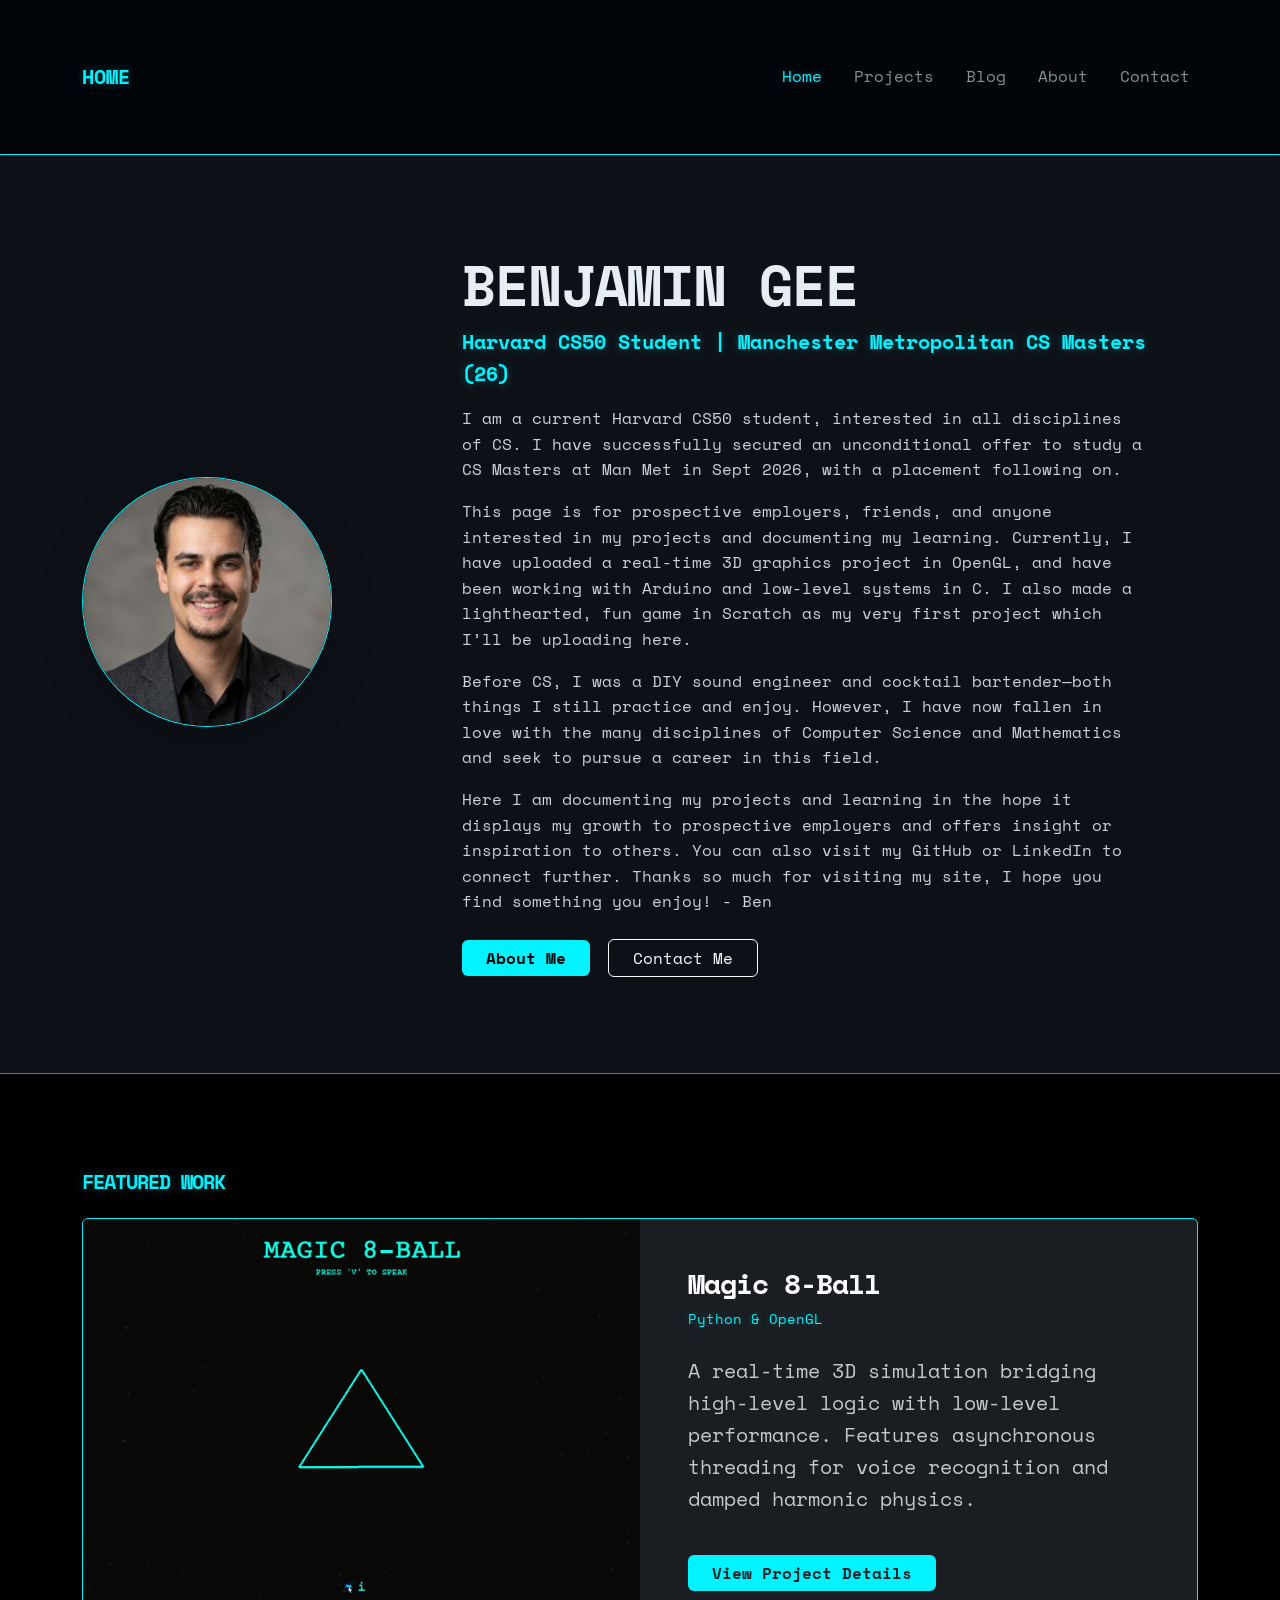
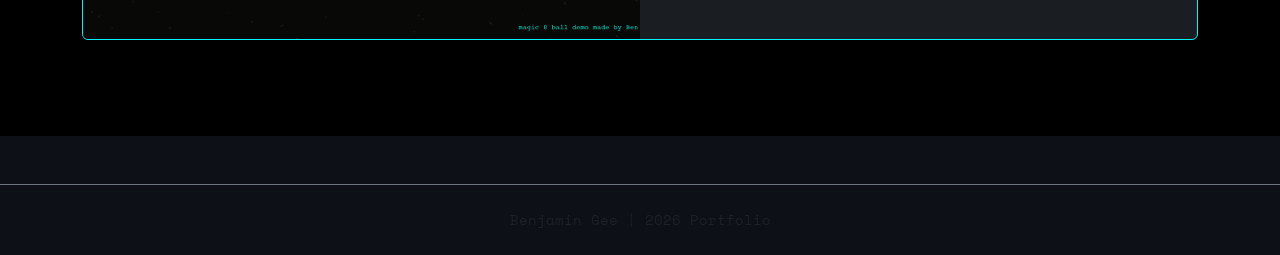
<file: index.html>
<!DOCTYPE html>
<html lang="en">
<head>
    <meta charset="UTF-8">
    <meta name="viewport" content="width=device-width, initial-scale=1.0">
    <title>Benjamin Gee | Home</title>

    <link href="https://cdn.jsdelivr.net/npm/bootstrap@5.3.3/dist/css/bootstrap.min.css" rel="stylesheet">
    <link rel="preconnect" href="https://fonts.googleapis.com">
    <link rel="preconnect" href="https://fonts.gstatic.com" crossorigin>
    <link href="https://fonts.googleapis.com/css2?family=Space+Mono:wght@400;700&display=swap" rel="stylesheet">
    <link href="styles.css" rel="stylesheet">
</head>
<body>

    <nav class="navbar navbar-expand-lg navbar-dark bg-dark border-bottom border-info shadow-sm">
        <div class="container">
            <a class="navbar-brand fw-bold text-info" href="index.html">HOME</a>

            <button class="navbar-toggler" type="button" data-bs-toggle="collapse" data-bs-target="#mainNavbar" aria-controls="mainNavbar" aria-expanded="false" aria-label="Toggle navigation">
                <span class="navbar-toggler-icon"></span>
            </button>

            <div class="collapse navbar-collapse" id="mainNavbar">
                <ul class="navbar-nav ms-auto gap-3">
                    <li class="nav-item"><a class="nav-link active text-info" href="index.html">Home</a></li>
                    <li class="nav-item"><a class="nav-link" href="projects.html">Projects</a></li>
                    <li class="nav-item"><a class="nav-link" href="blog.html">Blog</a></li>
                    <li class="nav-item"><a class="nav-link" href="about.html">About</a></li>
                    <li class="nav-item"><a class="nav-link" href="contact.html">Contact</a></li>
                </ul>
            </div>
        </div>
    </nav>

    <header class="py-5">
        <div class="container">
            <div class="row align-items-center">
                <div class="col-lg-4 text-center text-lg-start">
                    <img src="assets/HEADSHOTGEN1.png" class="img-fluid rounded-circle border border-info shadow-lg mb-4" alt="Benjamin Gee" style="max-width: 250px;">
                </div>
                <div class="col-lg-8">
                    <h1 class="display-4 fw-bold">BENJAMIN GEE</h1>
                    <p class="text-info lead fw-bold">Harvard CS50 Student | Manchester Metropolitan CS Masters (26) </p>

                    <div class="pe-lg-5">
                        <p>
                            I am a current Harvard CS50 student, interested in all disciplines of CS. I have successfully secured an unconditional offer to study a CS Masters at Man Met in Sept 2026, with a placement following on.
                        </p>
                        <p>
                            This page is for prospective employers, friends, and anyone interested in my projects and documenting my learning. Currently, I have uploaded a real-time 3D graphics project in OpenGL, and have been working with Arduino and low-level systems in C. I also made a lighthearted, fun game in Scratch as my very first project which I’ll be uploading here.
                        </p>
                        <p>
                            Before CS, I was a DIY sound engineer and cocktail bartender—both things I still practice and enjoy. However, I have now fallen in love with the many disciplines of Computer Science and Mathematics and seek to pursue a career in this field.
                        </p>
                        <p>
                            Here I am documenting my projects and learning in the hope it displays my growth to prospective employers and offers insight or inspiration to others. You can also visit my GitHub or LinkedIn to connect further. Thanks so much for visiting my site, I hope you find something you enjoy! - Ben
                        </p>
                    </div>

                    <div class="mt-4">
                        <a href="about.html" class="btn btn-info px-4 me-2">About Me</a>
                        <a href="contact.html" class="btn btn-outline-light px-4">Contact Me</a>
                    </div>
                </div>
            </div>
        </div>
    </header>

  <section class="py-5 bg-black border-top border-secondary">
        <div class="container">
            <h2 class="mb-4 h5 text-info text-uppercase tracking-widest fw-bold">Featured Work</h2>

            <div class="row bg-card-custom rounded shadow-lg overflow-hidden g-0 border border-info">
                <div class="col-md-6">
                    <img src="assets/LONGGIF.gif" class="img-fluid h-100" style="object-fit: cover; min-height: 350px;" alt="8-Ball Project">
                </div>
                <div class="col-md-6 p-5 d-flex flex-column justify-content-center">
                    <h3 class="text-white h3 fw-bold">Magic 8-Ball</h3>
                    <p class="text-info small mb-3">Python & OpenGL</p>
                    <p class="mt-2 text-white-50 fs-5">
                        A real-time 3D simulation bridging high-level logic with low-level performance. Features asynchronous threading for voice recognition and damped harmonic physics.
                    </p>
                    <div class="mt-4">
                        <a href="projects.html" class="btn btn-info px-4 fw-bold text-dark">View Project Details</a>
                    </div>
                </div>
            </div>
        </div>
    </section>
    <footer class="py-4 text-center border-top border-secondary mt-5">
        <p class="text-muted small mb-0">Benjamin Gee | 2026 Portfolio</p>
    </footer>

    <script src="https://cdn.jsdelivr.net/npm/bootstrap@5.3.3/dist/js/bootstrap.bundle.min.js"></script>
</body>
</html>
</file>
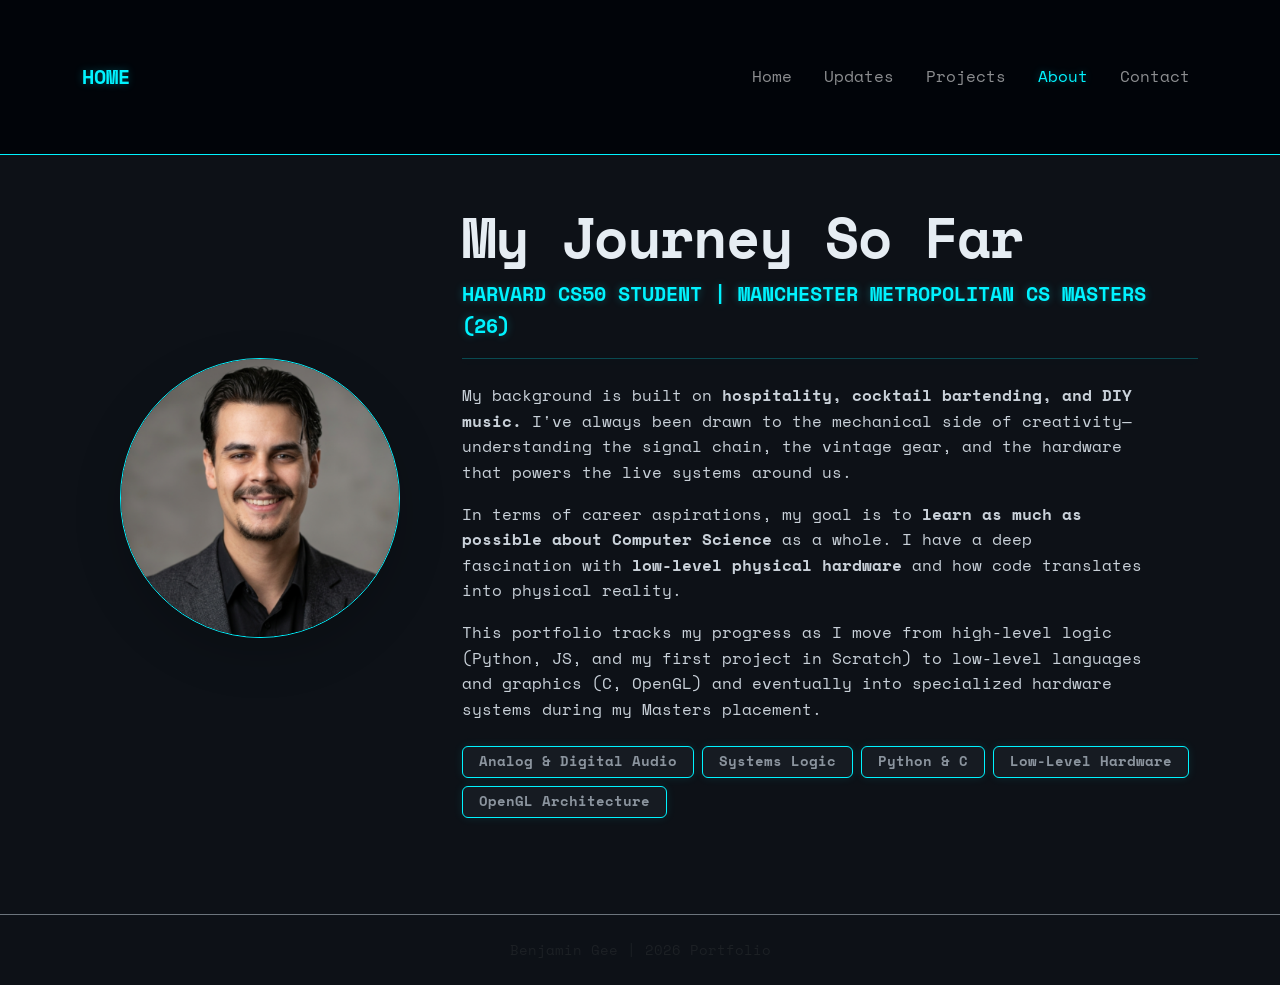
<file: about.html>
<!DOCTYPE html>
<html lang="en">
<head>
    <meta charset="UTF-8">
    <meta name="viewport" content="width=device-width, initial-scale=1.0">
    <title>About | Benjamin Gee</title>

    <link href="https://cdn.jsdelivr.net/npm/bootstrap@5.3.3/dist/css/bootstrap.min.css" rel="stylesheet">
    <link rel="preconnect" href="https://fonts.googleapis.com">
    <link rel="preconnect" href="https://fonts.gstatic.com" crossorigin>
    <link href="https://fonts.googleapis.com/css2?family=Space+Mono:ital,wght@0,400;0,700;1,400&display=swap" rel="stylesheet">
    <link href="styles.css" rel="stylesheet">
</head>
<body>

    <nav class="navbar navbar-expand-lg navbar-dark bg-dark border-bottom border-info shadow-sm">
        <div class="container">
            <a class="navbar-brand fw-bold text-info" href="index.html">HOME</a>
            <button class="navbar-toggler" type="button" data-bs-toggle="collapse" data-bs-target="#mainNavbar" aria-controls="mainNavbar" aria-expanded="false" aria-label="Toggle navigation">
                <span class="navbar-toggler-icon"></span>
            </button>
            <div class="collapse navbar-collapse" id="mainNavbar">
                <ul class="navbar-nav ms-auto gap-3">
                    <li class="nav-item"><a class="nav-link" href="index.html">Home</a></li>
                    <li class="nav-item"><a class="nav-link" href="blog.html">Updates</a></li>
                    <li class="nav-item"><a class="nav-link" href="projects.html">Projects</a></li>
                    <li class="nav-item"><a class="nav-link active text-info" href="about.html">About</a></li>
                    <li class="nav-item"><a class="nav-link" href="contact.html">Contact</a></li>
                </ul>
            </div>
        </div>
    </nav>

    <main class="container py-5">
        <div class="row align-items-center">
            <div class="col-md-4 text-center">
                <img src="assets/HEADSHOTGEN1.png" class="img-fluid rounded-circle border border-info shadow-lg mb-4" alt="Benjamin Gee" style="max-width: 280px; aspect-ratio: 1/1; object-fit: cover;">
            </div>

            <div class="col-md-8 text-start">
                <h1 class="display-4 fw-bold">My Journey So Far</h1>
                <p class="text-info lead fw-bold text-uppercase">Harvard CS50 Student | Manchester Metropolitan CS Masters (26)</p>
                <hr class="border-info mb-4">

                <div class="pe-lg-5">
                    <p>
                        My background is built on <strong>hospitality, cocktail bartending, and DIY music.</strong> I've always been drawn to the mechanical side of creativity—understanding the signal chain, the vintage gear, and the hardware that powers the live systems around us.
                    </p>

                    <p>
                        In terms of career aspirations, my goal is to <strong>learn as much as possible about Computer Science</strong> as a whole. I have a deep fascination with <strong>low-level physical hardware</strong> and how code translates into physical reality.
                    </p>

                    <p>
                        This portfolio tracks my progress as I move from high-level logic (Python, JS, and my first project in Scratch) to low-level languages and graphics (C, OpenGL) and eventually into specialized hardware systems during my Masters placement.
                    </p>
                </div>

                <div class="mt-4 d-flex flex-wrap gap-2">
                    <span class="badge bg-dark border border-info p-2 px-3">Analog & Digital Audio</span>
                    <span class="badge bg-dark border border-info p-2 px-3">Systems Logic</span>
                    <span class="badge bg-dark border border-info p-2 px-3">Python & C</span>
                    <span class="badge bg-dark border border-info p-2 px-3">Low-Level Hardware</span>
                    <span class="badge bg-dark border border-info p-2 px-3">OpenGL Architecture</span>
                </div>
            </div>
        </div>
    </main>

    <footer class="py-4 text-center border-top border-secondary mt-5">
        <p class="text-muted small mb-0">Benjamin Gee | 2026 Portfolio</p>
    </footer>

    <script src="https://cdn.jsdelivr.net/npm/bootstrap@5.3.3/dist/js/bootstrap.bundle.min.js"></script>
</body>
</html>
</file>
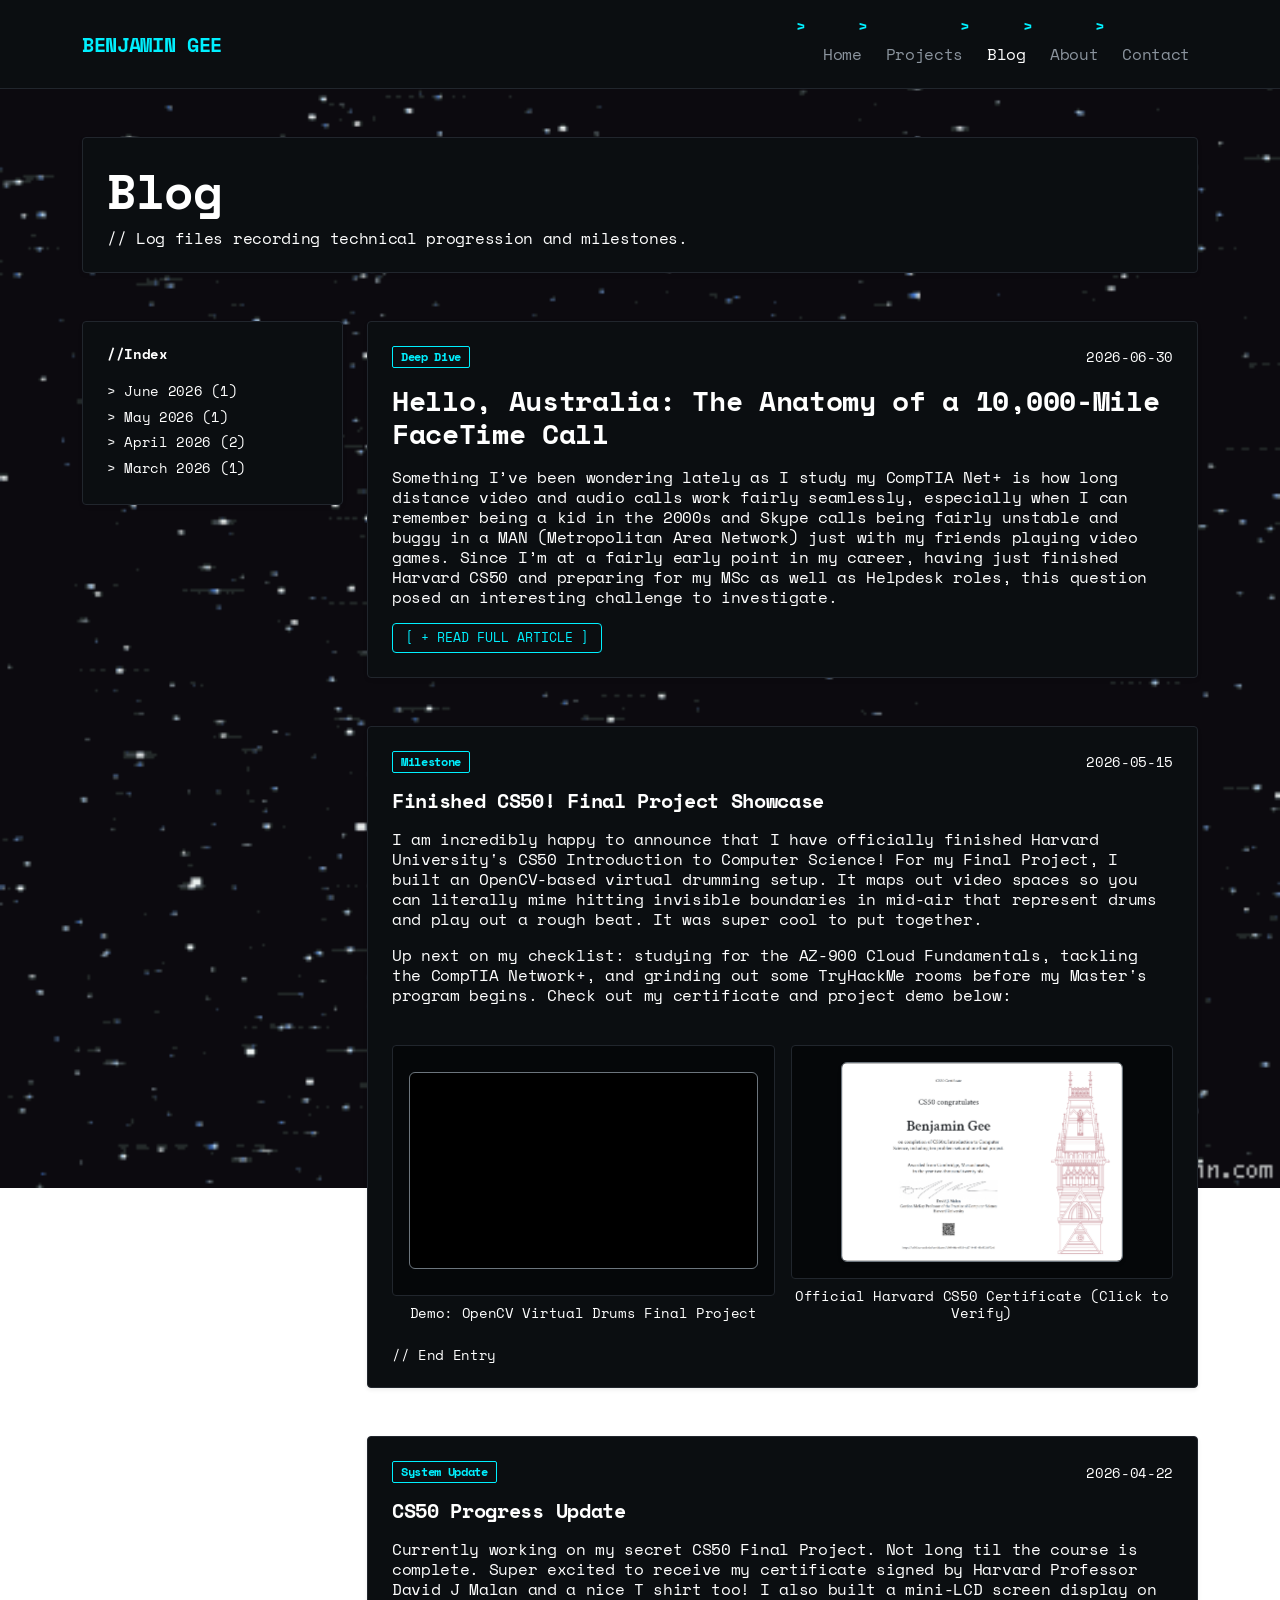
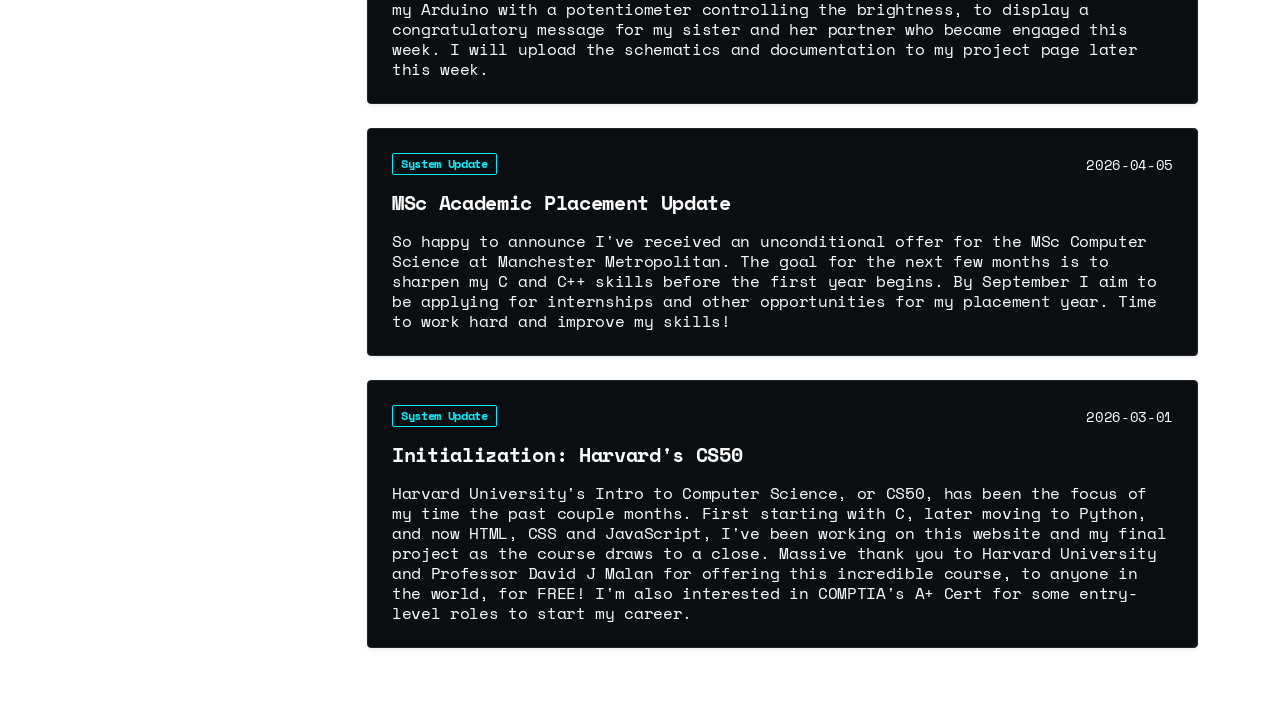
<file: blog.html>
<!DOCTYPE html>
<html lang="en">
<head>
    <meta charset="UTF-8">
    <meta name="viewport" content="width=device-width, initial-scale=1.0">
    <title>Updates | Benjamin Gee</title>
    <link href="https://cdn.jsdelivr.net/npm/bootstrap@5.3.3/dist/css/bootstrap.min.css" rel="stylesheet">
    <link href="https://fonts.googleapis.com/css2?family=Space+Mono:wght@400;700&display=swap" rel="stylesheet">
    <style>
        /* Uniform Terminal-Inspired Global Styles with Motion GIF Background */
        body {
            font-family: 'Space Mono', monospace;
            background-image: url('assets/bg.gif');
            background-repeat: no-repeat;
            background-size: cover;
            background-attachment: fixed;
            background-position: center center;
            color: #ffffff !important; /* Force global text to white */
            letter-spacing: -0.02em;
            line-height: 1.25;
        }

        /* Consistent Links & Headings */
        a {
            color: #00f0ff;
            text-decoration: none;
            transition: color 0.2s ease-in-out;
        }
        a:hover {
            color: #ffffff;
        }
        h1, h2, h3, h4, h5, h6 {
            font-weight: 700;
            color: #ffffff;
        }
        p {
            color: #ffffff !important; /* Ensure standard body paragraphs are pure white */
        }

        /* Navbar Background Uniformity */
        .navbar {
            background-color: #0b0e11 !important;
            border-bottom: 1px solid #21262d !important;
        }
        .navbar-brand {
            color: #00f0ff !important;
        }
        .nav-link {
            color: #8b949e !important;
        }
        .nav-link:hover, .nav-link.active {
            color: #ffffff !important;
        }
        
        /* Burger Menu Uniformity Fix */
        .navbar-toggler {
            border-color: #21262d !important;
            background-color: transparent !important;
        }
        .navbar-toggler:focus {
            box-shadow: 0 0 0 0.25rem rgba(0, 240, 255, 0.25) !important;
        }

        /* Main Content Header Card */
        .header-card {
            background-color: #0b0e11 !important;
            border: 1px solid #21262d !important;
            border-radius: 4px;
        }
        .header-card .text-muted {
            color: #ffffff !important; /* Forces the sub-headline comment line to white */
        }

        /* Solid Container Cards to isolate the content from the moving background */
        .blog-card, .archive-sidebar {
            background-color: #0b0e11 !important;
            border: 1px solid #21262d !important;
            border-radius: 4px !important;
        }

        /* Sticky Left Month Index styling */
        .archive-sidebar {
            position: sticky;
            top: 2rem;
        }
        .archive-link {
            color: #ffffff; /* Make links white by default, matching your preferences */
            display: block;
            padding: 4px 0;
        }
        .archive-link:hover {
            color: #00f0ff;
        }

        /* Uniform Custom Bullet Points */
        ul {
            list-style: none;
            padding-left: 1.2rem;
        }
        ul li {
            color: #ffffff !important;
        }
        ul li::before {
            content: ">";
            color: #00f0ff;
            font-weight: bold;
            display: inline-block;
            width: 1.2rem;
            margin-left: -1.2rem;
        }

        /* Media / Asset Containers */
        .asset-wrapper {
            background-color: #050709 !important;
            border: 1px solid #21262d !important;
            border-radius: 4px;
            padding: 1rem;
        }
        .form-text.text-muted {
            color: #ffffff !important; /* Keeps the asset subtitles easily readable in white */
        }

        /* Badges & Triggers */
        .badge-cyan {
            background-color: transparent;
            border: 1px solid #00f0ff;
            color: #00f0ff;
            padding: 4px 8px;
            font-size: 0.75rem;
            border-radius: 2px;
        }
        .collapse-btn {
            background: transparent;
            border: 1px solid #00f0ff;
            color: #00f0ff;
            padding: 6px 12px;
            font-size: 0.8rem;
            border-radius: 4px;
            font-family: 'Space Mono', monospace;
            transition: all 0.2s ease;
        }
        .collapse-btn:hover {
            border-color: #ffffff;
            color: #ffffff;
        }
        .collapse-btn[aria-expanded="true"]::after {
            content: " [ - CLOSE ]";
        }
        .collapse-btn[aria-expanded="false"]::after {
            content: " [ + READ FULL ARTICLE ]";
        }

        /* Blockquotes */
        .custom-quote {
            border-left: 2px solid #00f0ff;
            background-color: #050709;
            padding: 10px 15px;
            color: #ffffff !important; /* Update quote blocks to white text */
        }
        
        /* General timestamp cleanup */
        .text-muted {
            color: #ffffff !important;
        }
    </style>
</head>
<body>

    <nav class="navbar navbar-expand-lg navbar-dark py-3">
        <div class="container">
            <a class="navbar-brand fw-bold text-uppercase" href="index.html">Benjamin Gee</a>
            <button class="navbar-toggler" type="button" data-bs-toggle="collapse" data-bs-target="#mainNavbar" aria-controls="mainNavbar" aria-expanded="false" aria-label="Toggle navigation">
                <span class="navbar-toggler-icon"></span>
            </button>
            <div class="collapse navbar-collapse" id="mainNavbar">
                <ul class="navbar-nav ms-auto gap-2 mb-0">
                    <li class="nav-item"><a class="nav-link" href="index.html">Home</a></li>
                    <li class="nav-item"><a class="nav-link" href="projects.html">Projects</a></li>
                    <li class="nav-item"><a class="nav-link active" href="blog.html">Blog</a></li>
                    <li class="nav-item"><a class="nav-link" href="about.html">About</a></li>
                    <li class="nav-item"><a class="nav-link" href="contact.html">Contact</a></li>
                </ul>
            </div>
        </div>
    </nav>

    <main class="container py-5">
        <header class="header-card p-4 mb-5 shadow-sm">
            <h1 class="display-5 fw-bold mb-2 text-white">Blog</h1>
            <p class="text-monospace mb-0">// Log files recording technical progression and milestones.</p>
        </header>

        <div class="row">
            <aside class="col-md-3 mb-4">
                <div class="archive-sidebar p-4 shadow-sm">
                    <h5 class="text-white small fw-bold mb-3">//Index</h5>
                    <nav class="small">
                        <a class="archive-link" href="#june-2026">&gt; June 2026 (1)</a>
                        <a class="archive-link" href="#may-2026">&gt; May 2026 (1)</a>
                        <a class="archive-link" href="#april-2026">&gt; April 2026 (2)</a>
                        <a class="archive-link" href="#march-2026">&gt; March 2026 (1)</a>
                    </nav>
                </div>
            </aside>

            <div class="col-md-9">

                <article id="june-2026" class="blog-card p-4 mb-5 shadow-sm">
                    <div class="d-flex justify-content-between align-items-center mb-3">
                        <span class="badge badge-cyan">Deep Dive</span>
                        <small class="text-muted">2026-06-30</small>
                    </div>
                    
                    <h2 class="h3 fw-bold text-white mb-3">Hello, Australia: The Anatomy of a 10,000-Mile FaceTime Call</h2>
                    
                    <p>
                        Something I’ve been wondering lately as I study my CompTIA Net+ is how long distance video and audio calls work fairly seamlessly, especially when I can remember being a kid in the 2000s and Skype calls being fairly unstable and buggy in a MAN (Metropolitan Area Network) just with my friends playing video games. Since I’m at a fairly early point in my career, having just finished Harvard CS50 and preparing for my MSc as well as Helpdesk roles, this question posed an interesting challenge to investigate.
                    </p>

                    <div class="collapse" id="fullArticleCollapse">
                        <p class="mt-3">
                            I will try to explain key concepts I discovered in a way that non-technically minded persons can still understand and learn about global communications. Here are my findings, I hope you enjoy the read and find it as interesting as I did! 
                        </p>

                        <h4 class="text-white h5 mt-4">// Intro</h4>
                        <p>
                            When I open Facetime in the UK, and call my girlfriend in Sydney, a simple “Good Morning” has to cross continents, oceans and hemispheres. To me, it seems like magic. To a network engineer, it is a brutal and high-speed race against the laws of physics. 
                        </p>
                        <p>
                            Before we dive in to map the journey to Australia or answer any questions, for those who haven’t studied networking yet, I will do my best to quickly explain the concept of data packets, headers and bandwidth concerning how information is sent.
                        </p>

                        <h4 class="text-white h5 mt-4">// Data Packets</h4>
                        <p>
                            Think of the internet like the postal service. If you have a massive 1,000 page book to send across the world, your first instinct is to pack it into one big cardboard box and ship it. 
                        </p>
                        <p>
                            But imagine if that single box gets lost at sea, damaged or dropped on a conveyor belt. The entire delivery fails. To get that book to its destination, you would have to reprint all 1,000 pages and ship the whole massive box all over again. 
                        </p>
                        <p>
                            On the internet we avoid this nightmare by ripping the pages out, putting each single page into its own small envelope, and mailing them all at once. Those individual envelopes are called <strong>Data Packets</strong>. 
                        </p>
                        <p>Sending information this way solves two massive problems:</p>
                        <ul class="mb-3">
                            <li><strong>Fixing mistakes quickly (packet loss):</strong> If 999 envelopes arrive safely in Sydney but envelope #45 gets dropped in the mud along the way, we don’t need to resend the whole book, just that one page. If for some reason we can’t re-send that page, chances are the book is still fairly comprehensible without it, unless we’re really unlucky. This holds true for a website, where we could be missing an image or paragraph of text, but the general website still works.</li>
                            <li><strong>Avoiding traffic jams:</strong> Big boxes clog up the system. Small envelopes can weave through different mail trucks, planes, and sorting centers dynamically, utilising every bit of available space in the network.</li>
                        </ul>

                        <h4 class="text-white h5 mt-4">// The Packet Header</h4>
                        <p>Every single packet (or envelope) has a digital label slapped onto it called a <strong>Header</strong>. This header contains crucial information, including:</p>
                        <ul class="mb-3">
                            <li>Who sent it (My IP address in the UK)</li>
                            <li>Where it’s going (Angela’s IP address in Sydney)</li>
                            <li>The page number (e.g. "This is piece #452 of the video")</li>
                        </ul>
                        <p>
                            Because of the header, the receiving phone knows exactly how to line up all the arriving pieces and glue them back together in the correct order. 
                        </p>

                        <h4 class="text-white h5 mt-4">// Bandwidth</h4>
                        <p>
                            People often think of Bandwidth as internet speed, but it’s actually about width. Think of your internet connection like a water pipe. Bandwidth isn’t how fast the water flows, it’s how wide the pipe is. 
                        </p>
                        <ul class="mb-4">
                            <li>Low bandwidth is a narrow straw - only a few packets can squeeze through at a time.</li>
                            <li>High bandwidth is a massive firehose - millions of packets can rush through simultaneously, allowing for crisp, HD video.</li>
                        </ul>

                        <hr class="border-secondary my-4">

                        <p class="lead text-white small fw-bold">// BACK TO THE TOPIC: WHAT HAPPENS WHEN I DIAL?</p>

                        <h4 class="text-white h5 mt-4">// Phase 1: Managing the Data (The OS and Encapsulation)</h4>
                        <p>
                            Before anything actually leaves my phone, my voice and video have to be digitised. Apple uses advanced codecs like H.264 or H.265 (HEVC) for video and AAC-ELD for audio to compress massive raw data into tiny, manageable pieces. 
                        </p>
                        <p>
                            Facetime uses <strong>UDP (User Datagram Protocol)</strong> rather than TCP (Transmission Control Protocol). If we used TCP, every single lost frame of video would require a retransmission request. By the time it arrived, the conversation would have moved on. UDP just streams the packets relentlessly. If a packet drops, your screen glitches for a millisecond, but the live conversation keeps moving. 
                        </p>

                        <h4 class="text-white h5 mt-4">// Phase 2: The Physical Journey (The Deep Sea and Fiber Optics)</h4>
                        <p>
                            Once the packets leave my home router, they hit the backbone of the internet. They aren't bouncing off satellites in space. Instead, they travel along submarine fiber optic cables resting on the dark ocean floor. The traffic might route through Egypt and the Red Sea, snake around India, pass Singapore, and finally dive down the eastern coast of Australia to drop into a data center in Sydney. 
                        </p>
                        <p>
                            Because the signal travels through glass fiber at roughly 200,000km/s, the entire 20,000km trek through ocean abysses and across continents takes roughly 100 milliseconds one way. Light also degrades over distance, requiring underwater optical amplifiers powered by high-voltage copper lines running inside the cable every 50 to 80 kilometers.
                        </p>

                        <div class="my-4 text-center asset-wrapper">
                            <img src="assets/diagram.png" alt="Network path diagram from Manchester to Sydney" class="img-fluid rounded border border-secondary shadow-sm">
                            <div class="form-text text-muted mt-2 small">Diagram: Tracing data packets across subsea and terrestrial fiber systems.</div>
                        </div>

                        <p>
                            Both of these massive data streams pass each other on the exact same fiber optic lines at the speed of light without colliding. Her Australian ISP might have a cheaper and faster routing agreement that sends her outbound traffic across the Pacific Ocean, hitting landing stations in Hawaii and LA, crossing the continental United States via terrestrial fiber, and jumping the Atlantic to hit the UK from the west.
                        </p>

                        <h5 class="text-white mt-4 small fw-bold">// EXPANDED MAP TRAJECTORY:</h5>
                        
                        <p><strong>UK:</strong> My phone pushes data through my router, running via the local exchange to the UK’s main international subsea landing stations in Cornwall. The data dives into the Atlantic Ocean, wraps past Portugal, and enters the Mediterranean via the Strait of Gibraltar.</p>
                        
                        <p><strong>The Mediterranean and Egyptian Bottleneck:</strong> The pulses dash across the Mediterranean seabed to Alexandria, Egypt. The data exits the ocean here and runs along highly guarded terrestrial fiber cables buried across Egypt, following the Suez Canal down to Suez.</p>
                        
                        <div class="custom-quote my-3 small rounded">
                            Notice: This tiny strip of land represents one of the single biggest points of failure for global internet traffic.
                        </div>
                        
                        <p>The signal then dives back underwater into the Red Sea, tracing past Saudi Arabia and Yemen out into the Gulf of Aden.</p>
                        
                        <p><strong>The Middle East Hub (Oman):</strong> The packets land in Muscat, Oman, a massive digital crossroads linking Europe to Asia. From Muscat, my data hops onto a specialized deep-sea superhighway like the Oman Australia Cable (OAC) dipping directly across the floor of the Indian Ocean.</p>
                        
                        <p><strong>The Indian Ocean and Perth:</strong> The pulses of light travel completely uninterrupted for nearly 10,000km across the vast, dark floor of the Indian Ocean, landing at the beach landing station in Perth, Western Australia.</p>
                        
                        <p><strong>Australia:</strong> From Perth, the signal hops onto Australia’s newly active SMAP subsea cable (Sydney-Melbourne-Adelaide-Perth). It dives back into the ocean, hugging the southern coast of Australia before rocketing through the Great Australian Bight, passing Adelaide and Melbourne and turning north to land in Sydney where it hits the local tower or Wi-Fi framework.</p>

                        <h4 class="text-white h5 mt-4">// FaceTime or Traditional Telephone?</h4>
                        <p>
                            If I were to pick up a landline or make a standard international phone call to Sydney today, the technology under the hood would look entirely different from FaceTime. It represents the classic networking battle: Circuit Switching vs. Packet Switching.
                        </p>
                        
                        <p><strong>Traditional Phone Calls (Circuit Switching):</strong> Relies on the Public Switched Telephone Network (PSTN) to lock down a continuous, dedicated lane all the way from my house to Sydney. For the entire duration of the call, that specific connection belongs to us alone, proving very expensive and inefficient.</p>

                        <p><strong>FaceTime (Packet Switching):</strong> Doesn't care about private lanes; it uses the standard, open internet. As we established with our postal envelopes, your voice and video are chopped into millions of data packets and thrown onto the global internet highway alongside Netflix streams, emails, and everyone else's data, making it highly efficient and virtually free.</p>

                        <h4 class="text-white h5 mt-4">// 2000s Skype Compared to Now</h4>
                        <p>
                            Remembering how unstable local Skype calls were in the mid-2000s compared to global calls today highlights exactly how far infrastructure has evolved:
                        </p>
                        <ul class="mb-3">
                            <li><strong>P2P Architecture vs. Edge Infrastructure:</strong> Early Skype forced home computers to act as mini-servers, throttling local hardware. FaceTime offloads this processing to robust edge data centers.</li>
                            <li><strong>Asymmetric DSL Speed Bottlenecks:</strong> Legacy home connections choked on tiny, asymmetric upload limitations (often under 512 Kbps). Today's synchronous fiber loops offer deep lanes for video transfer.</li>
                            <li><strong>Legacy Compression Algorithms:</strong> Old codecs required massive pools of raw throughput to assemble basic, low-resolution streams. Masterfully built engines like H.265 pack vibrant video arrays into tight, lightweight footprints.</li>
                        </ul>

                        <h4 class="text-white h5 mt-4">// Latency, Jitter, and Dropped Frames</h4>
                        <p><strong>The Math of Latency:</strong> Inside a glass fiber-optic cable, light slows down by about 30%, traveling at roughly 200,000km/s. The physical cable distance from the UK to Sydney sits around 17,000km to 20,000km depending on the active routing layer. A standard Round Trip Time (RTT) lands between 265ms to 280ms, generating that subtle conversational overlap.</p>
                        
                        <p><strong>The Causes of Glitches:</strong> Instabilities typically emerge from three separate environments: <strong>Jitter</strong> (the variance in packet arrival times across routers), the <strong>"Last Mile" Bottleneck</strong> (Wi-Fi band switching or localized cellular tower handover dropouts), and <strong>Route Flapping</strong> (abrupt BGP path recalculations if an edge node encounters unexpected downtime).</p>

                        <h4 class="text-white h5 mt-4">// Conclusion</h4>
                        <p>
                            Investigating this mapping turned a routine, everyday piece of magic into a masterclass in global engineering. Going from the foundational programming concepts of CS50 to tracing the physical realities of BGP routing and subsea repeaters has completely reframed how I look at modern networks. As I step into my Master’s program and prepare for IT Helpdesk roles, this is exactly the kind of structural problem-solving I want to bring to the table.
                        </p>
                        <p class="fw-bold mt-4 text-info">_ EOF_LOG_</p>
                    </div>

                    <div class="mt-3">
                        <button class="collapse-btn" type="button" data-bs-toggle="collapse" data-bs-target="#fullArticleCollapse" aria-expanded="false" aria-controls="fullArticleCollapse"></button>
                    </div>
                </article>


                <article id="may-2026" class="blog-card p-4 mb-5 shadow-sm">
                    <div class="d-flex justify-content-between align-items-center mb-3">
                        <span class="badge badge-cyan">Milestone</span>
                        <small class="text-muted">2026-05-15</small>
                    </div>
                    <h3 class="h5 fw-bold text-white mb-3">Finished CS50! Final Project Showcase</h3>
                    
                    <p>
                        I am incredibly happy to announce that I have officially finished Harvard University's CS50 Introduction to Computer Science! For my Final Project, I built an OpenCV-based virtual drumming setup. It maps out video spaces so you can literally mime hitting invisible boundaries in mid-air that represent drums and play out a rough beat. It was super cool to put together. 
                    </p>
                    <p>
                        Up next on my checklist: studying for the AZ-900 Cloud Fundamentals, tackling the CompTIA Network+, and grinding out some TryHackMe rooms before my Master's program begins. Check out my certificate and project demo below:
                    </p>

                    <div class="row g-3 my-4">
                        <div class="col-md-6 d-flex flex-column">
                            <div class="asset-wrapper flex-grow-1 d-flex flex-column justify-content-center">
                                <div class="ratio ratio-16x9 border border-secondary rounded overflow-hidden bg-black">
                                    <iframe src="https://www.youtube.com/embed/PLwgEBcmur0?si=XezToh3eI5kzPwjG" title="YouTube video player" frameborder="0" allow="accelerometer; autoplay; clipboard-write; encrypted-media; gyroscope; picture-in-picture; web-share" referrerpolicy="strict-origin-when-cross-origin" allowfullscreen></iframe>
                                </div>
                            </div>
                            <div class="form-text text-muted text-center mt-2 small">Demo: OpenCV Virtual Drums Final Project</div>
                        </div>
                        
                        <div class="col-md-6 d-flex flex-column">
                            <div class="asset-wrapper flex-grow-1 d-flex align-items-center justify-content-center" style="min-height: 200px;">
                                <a href="https://cs50.harvard.edu/certificates/c30944fa-6952-4a27-8445-45e352b872ed" target="_blank" title="Click to verify official CS50 certificate">
                                    <img src="assets/cert.png" alt="Official CS50 Certificate for Benjamin Gee" class="img-fluid rounded border border-secondary shadow-sm" style="max-height: 200px; width: auto; object-fit: contain;">
                                </a>
                            </div>
                            <div class="form-text text-muted text-center mt-2 small">Official Harvard CS50 Certificate (Click to Verify)</div>
                        </div>
                    </div>
                    
                    <p class="mb-0 text-muted small">// End Entry</p>
                </article>


                <article id="april-2026" class="blog-card p-4 mb-4 shadow-sm">
                    <div class="d-flex justify-content-between align-items-center mb-3">
                        <span class="badge badge-cyan">System Update</span>
                        <small class="text-muted">2026-04-22</small>
                    </div>
                    <h3 class="h5 fw-bold text-white mb-3">CS50 Progress Update</h3>
                    <p class="mb-0">
                        Currently working on my secret CS50 Final Project. Not long til the course is complete. Super excited to receive my certificate signed by Harvard Professor David J Malan and a nice T shirt too! I also built a mini-LCD screen display on my Arduino with a potentiometer controlling the brightness, to display a congratulatory message for my sister and her partner who became engaged this week. I will upload the schematics and documentation to my project page later this week.
                    </p>
                </article>


                <article class="blog-card p-4 mb-4 shadow-sm">
                    <div class="d-flex justify-content-between align-items-center mb-3">
                        <span class="badge badge-cyan">System Update</span>
                        <small class="text-muted">2026-04-05</small>
                    </div>
                    <h3 class="h5 fw-bold text-white mb-3">MSc Academic Placement Update</h3>
                    <p class="mb-0">
                        So happy to announce I've received an unconditional offer for the MSc Computer Science at Manchester Metropolitan. The goal for the next few months is to sharpen my C and C++ skills before the first year begins. By September I aim to be applying for internships and other opportunities for my placement year. Time to work hard and improve my skills!
                    </p>
                </article>


                <article id="march-2026" class="blog-card p-4 mb-4 shadow-sm">
                    <div class="d-flex justify-content-between align-items-center mb-3">
                        <span class="badge badge-cyan">System Update</span>
                        <small class="text-muted">2026-03-01</small>
                    </div>
                    <h3 class="h5 fw-bold text-white mb-3">Initialization: Harvard's CS50</h3>
                    <p class="mb-0">
                        Harvard University's Intro to Computer Science, or CS50, has been the focus of my time the past couple months. First starting with C, later moving to Python, and now HTML, CSS and JavaScript, I've been working on this website and my final project as the course draws to a close. Massive thank you to Harvard University and Professor David J Malan for offering this incredible course, to anyone in the world, for FREE! I'm also interested in COMPTIA's A+ Cert for some entry-level roles to start my career.
                    </p>
                </article>

            </div>
        </div>
    </main>

    <script src="https://cdn.jsdelivr.net/npm/bootstrap@5.3.3/dist/js/bootstrap.bundle.min.js"></script>
</body>
</html>
</file>
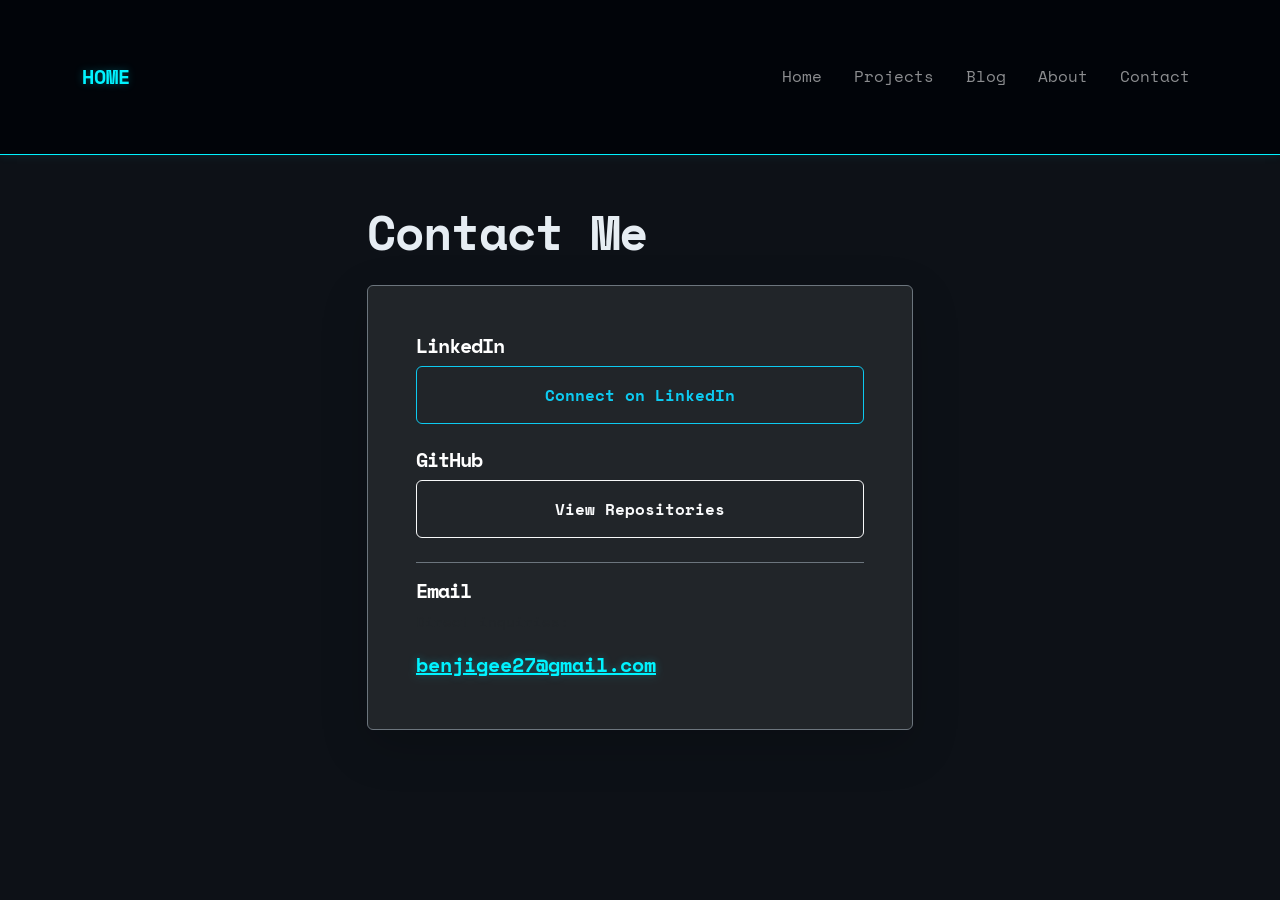
<file: contact.html>
<!DOCTYPE html>
<html lang="en">
<head>
    <meta charset="UTF-8">
    <meta name="viewport" content="width=device-width, initial-scale=1.0">
    <title>Contact | Benjamin Gee</title>

    <link href="https://cdn.jsdelivr.net/npm/bootstrap@5.3.3/dist/css/bootstrap.min.css" rel="stylesheet">
    <link rel="preconnect" href="https://fonts.googleapis.com">
    <link rel="preconnect" href="https://fonts.gstatic.com" crossorigin>
    <link href="https://fonts.googleapis.com/css2?family=Space+Mono:wght@400;700&display=swap" rel="stylesheet">
    <link href="styles.css" rel="stylesheet">
</head>
<body>

<nav class="navbar navbar-expand-lg navbar-dark bg-dark border-bottom border-info">
    <div class="container">
        <a class="navbar-brand fw-bold text-info" href="index.html">HOME</a>
        <button class="navbar-toggler" type="button" data-bs-toggle="collapse" data-bs-target="#navbarNavNav" aria-controls="navbarNavNav" aria-expanded="false" aria-label="Toggle navigation">
            <span class="navbar-toggler-icon"></span>
        </button>
        <div class="collapse navbar-collapse" id="navbarNavNav">
            <ul class="navbar-nav ms-auto gap-3">
                <li class="nav-item"><a class="nav-link" href="index.html">Home</a></li>
                <li class="nav-item"><a class="nav-link" href="projects.html">Projects</a></li>
                <li class="nav-item"><a class="nav-link" href="blog.html">Blog</a></li>
                <li class="nav-item"><a class="nav-link" href="about.html">About</a></li>
                <li class="nav-item"><a class="nav-link" href="contact.html">Contact</a></li>
            </ul>
        </div>
    </div>
</nav>

    <main class="container py-5">
        <div class="row justify-content-center">
            <div class="col-md-8 col-lg-6">

                <h1 class="display-5 fw-bold mb-4">Contact Me</h1>

                <div class="p-4 p-md-5 bg-dark border border-secondary rounded shadow-lg">

                    <div class="mb-4">
                        <h5 class="fw-bold text-white mb-2">LinkedIn</h5>
                        <a href="https://www.linkedin.com/in/benjijosephgee27/" target="_blank" class="btn btn-outline-info w-100 py-3 fw-bold">
                            Connect on LinkedIn
                        </a>
                    </div>

                    <div class="mb-4">
                        <h5 class="fw-bold text-white mb-2">GitHub</h5>
                        <a href="https://github.com/benjigee27" target="_blank" class="btn btn-outline-light w-100 py-3 fw-bold">
                            View Repositories
                        </a>
                    </div>

                    <div class="pt-3 border-top border-secondary">
                        <h5 class="fw-bold text-white mb-2">Email</h5>
                        <p class="text-muted small mb-3">Direct inquiries:</p>
                        <a href="mailto:benjigee27@gmail.com" class="text-info fs-5 text-break fw-bold">
                            benjigee27@gmail.com
                        </a>
                    </div>

                </div>

            </div>
        </div>
    </main>

    <script src="https://cdn.jsdelivr.net/npm/bootstrap@5.3.3/dist/js/bootstrap.bundle.min.js"></script>
</body>
</html>
</file>
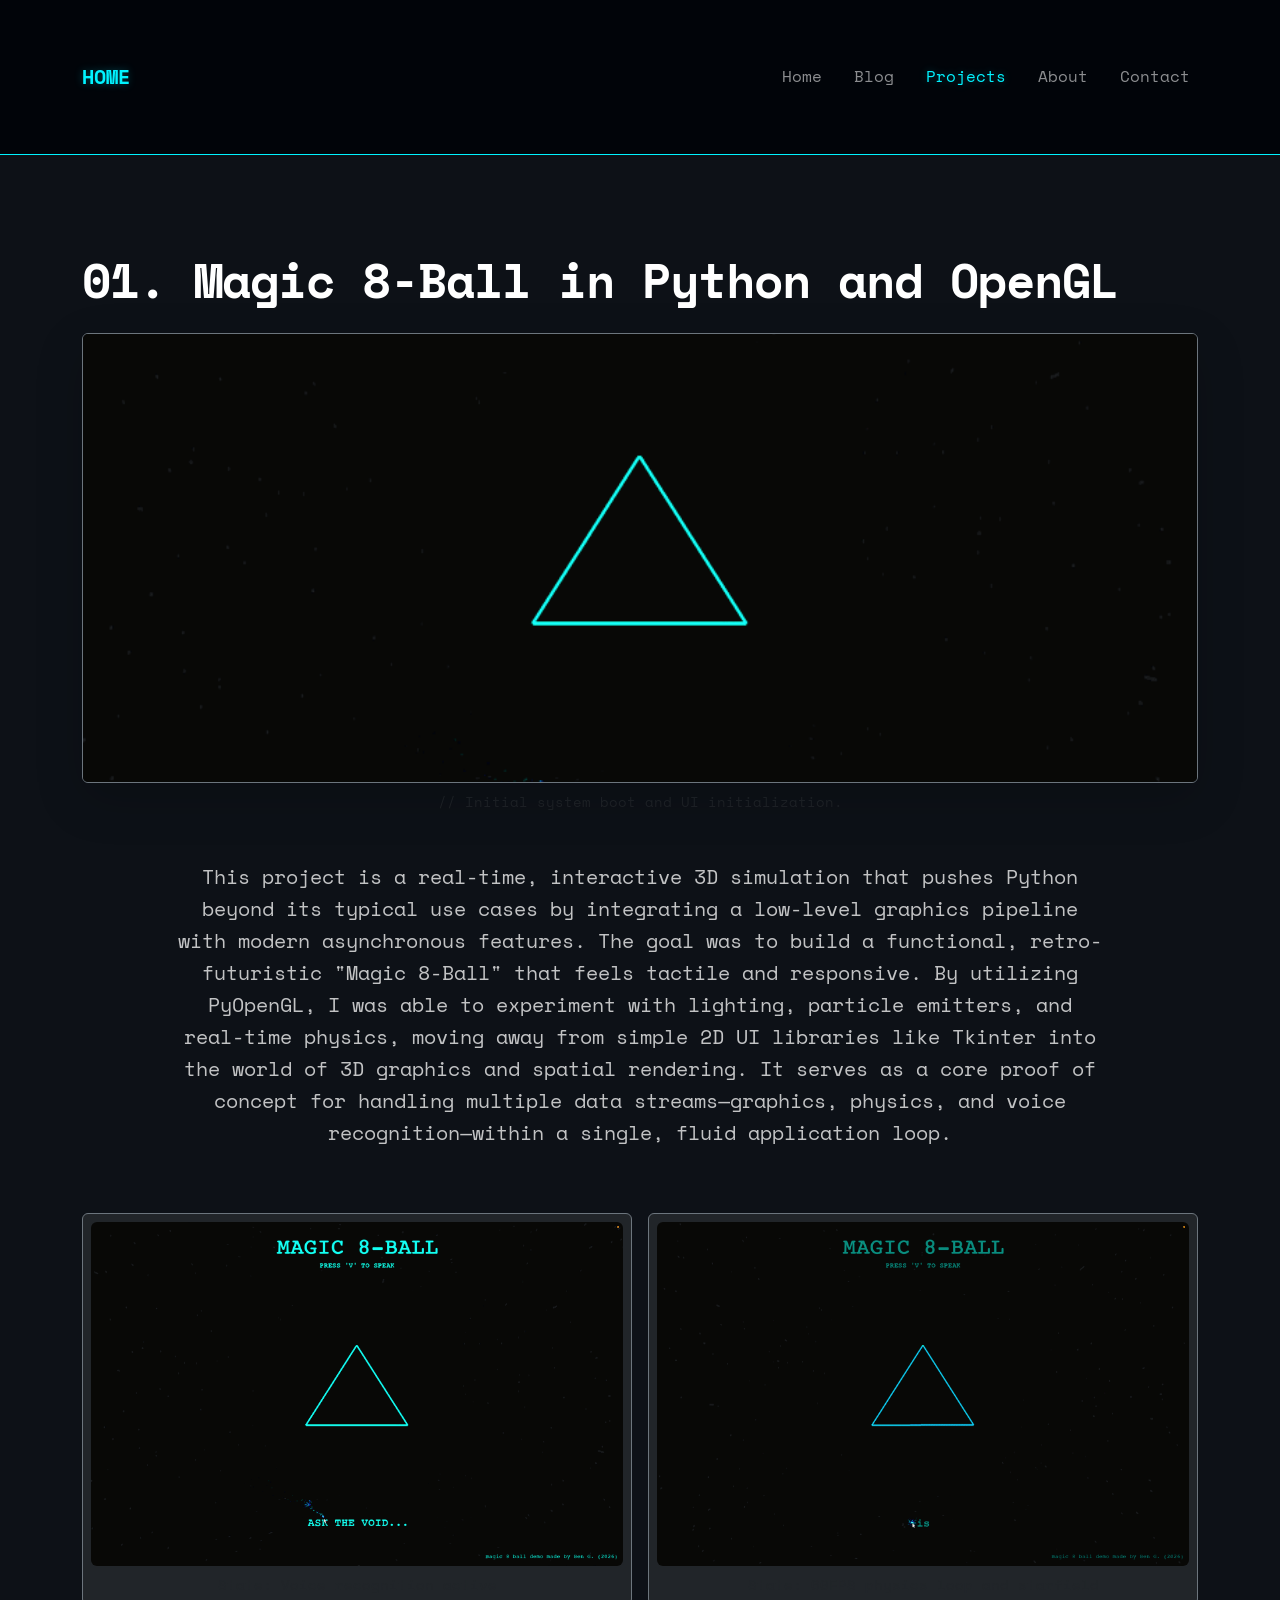
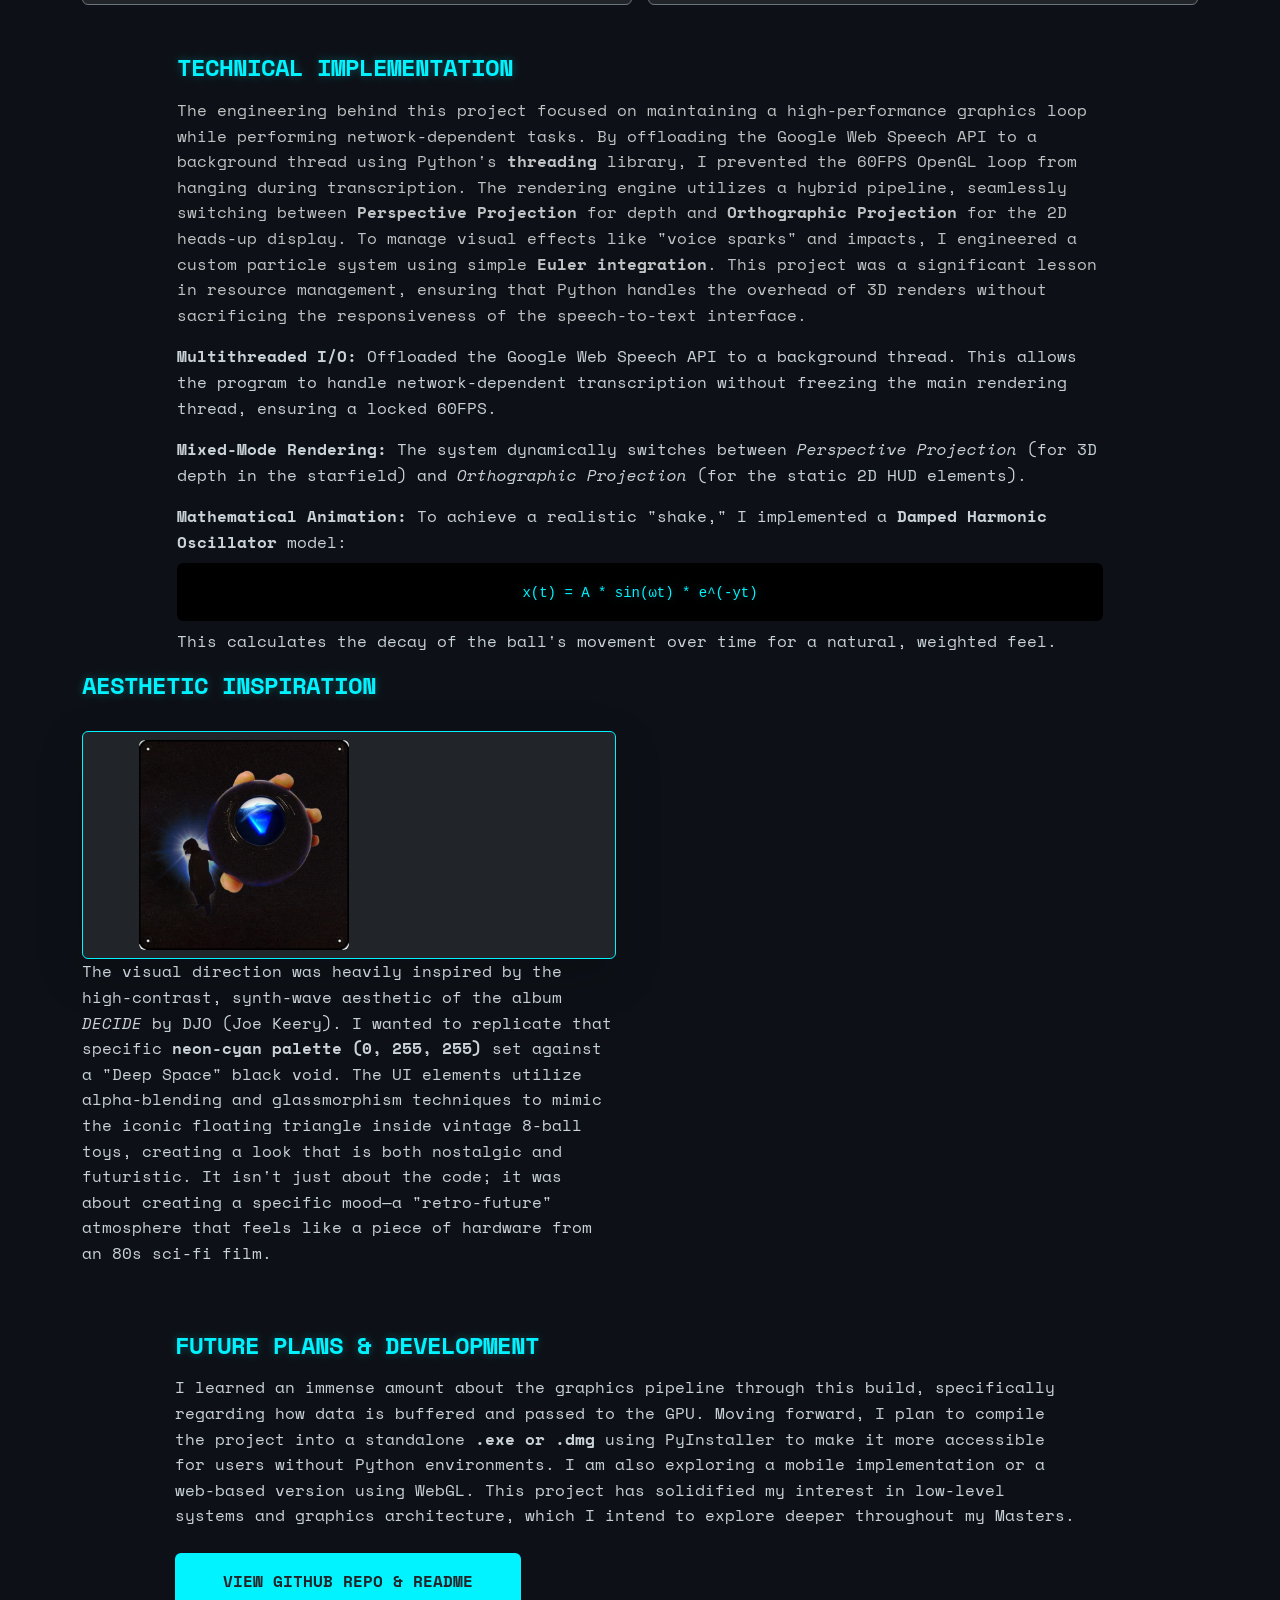
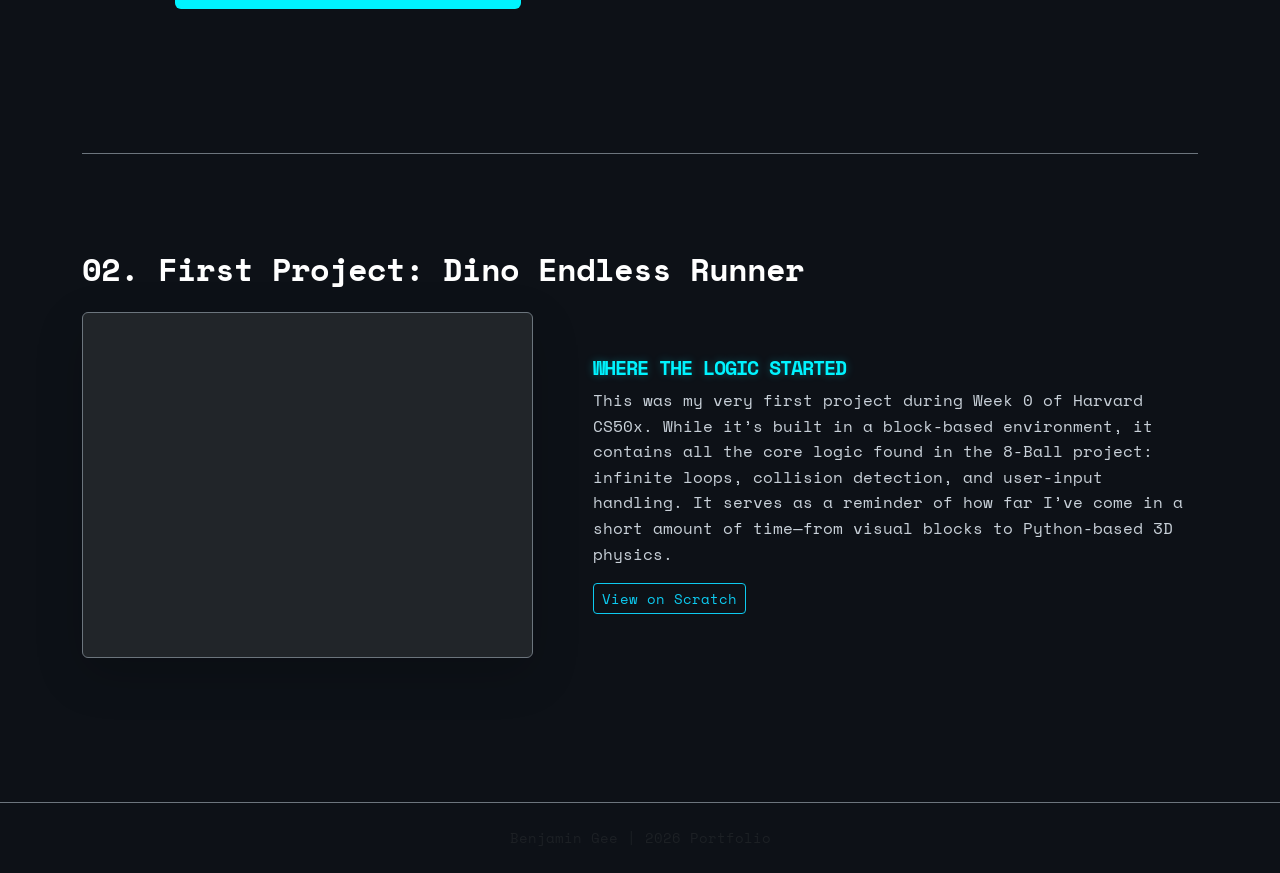
<file: projects.html>
<!DOCTYPE html>
<html lang="en">
<head>
    <meta charset="UTF-8">
    <meta name="viewport" content="width=device-width, initial-scale=1.0">
    <title>Projects | Benjamin Gee</title>
    <link href="https://cdn.jsdelivr.net/npm/bootstrap@5.3.3/dist/css/bootstrap.min.css" rel="stylesheet">
    <link href="styles.css" rel="stylesheet">
    <link href="https://fonts.googleapis.com/css2?family=Space+Mono:wght@400;700&display=swap" rel="stylesheet">
</head>
<body>

    <nav class="navbar navbar-expand-lg navbar-dark bg-dark border-bottom border-info shadow-sm">
        <div class="container">
            <a class="navbar-brand fw-bold text-info" href="index.html">HOME</a>
            <button class="navbar-toggler" type="button" data-bs-toggle="collapse" data-bs-target="#mainNavbar">
                <span class="navbar-toggler-icon"></span>
            </button>
            <div class="collapse navbar-collapse" id="mainNavbar">
                <ul class="navbar-nav ms-auto gap-3">
                    <li class="nav-item"><a class="nav-link" href="index.html">Home</a></li>
                    <li class="nav-item"><a class="nav-link" href="blog.html">Blog</a></li>
                    <li class="nav-item"><a class="nav-link active text-info" href="projects.html">Projects</a></li>
                    <li class="nav-item"><a class="nav-link" href="about.html">About</a></li>
                    <li class="nav-item"><a class="nav-link" href="contact.html">Contact</a></li>
                </ul>
            </div>
        </div>
    </nav>

    <main class="container py-5">

        <section class="mb-5 pb-5 border-bottom border-secondary">
            <h1 class="display-5 fw-bold text-white mb-4">01. Magic 8-Ball in Python and OpenGL</h1>

            <div class="mb-5">
                <img src="assets/SHORTGIF.gif" class="img-fluid rounded border border-secondary shadow-lg w-100" style="max-height: 450px; object-fit: cover;" alt="Simulation Intro">
                <p class="small text-muted mt-2 text-center">// Initial system boot and UI initialization.</p>
            </div>

            <div class="row justify-content-center mb-5">
                <div class="col-lg-10 text-center">
                    <p class="lead text-white-50">
                        This project is a real-time, interactive 3D simulation that pushes Python beyond its typical use cases by integrating a low-level graphics pipeline with modern asynchronous features. The goal was to build a functional, retro-futuristic "Magic 8-Ball" that feels tactile and responsive. By utilizing PyOpenGL, I was able to experiment with lighting, particle emitters, and real-time physics, moving away from simple 2D UI libraries like Tkinter into the world of 3D graphics and spatial rendering. It serves as a core proof of concept for handling multiple data streams—graphics, physics, and voice recognition—within a single, fluid application loop.
                    </p>
                </div>
            </div>

            <div class="row g-3 mb-5">
                <div class="col-md-6">
                    <div class="p-2 bg-dark border border-secondary rounded">
                        <img src="assets/SHORTGIF.gif" class="img-fluid rounded w-100" alt="System Response">
                        <p class="small text-muted mt-2 text-center mb-0">State: Voice recognition active</p>
                    </div>
                </div>
                <div class="col-md-6">
                    <div class="p-2 bg-dark border border-secondary rounded">
                        <img src="assets/LONGGIF.gif" class="img-fluid rounded w-100" alt="Full Simulation">
                        <p class="small text-muted mt-2 text-center mb-0">State: 60FPS physics loop and starfield</p>
                    </div>
                </div>
            </div>

            <div class="row mb-5">
                <div class="col-lg-10 offset-lg-1">
                    <h3 class="text-info h4 fw-bold text-uppercase mb-3">Technical Implementation</h3>
                    <p class="text-white-50">
                        The engineering behind this project focused on maintaining a high-performance graphics loop while performing network-dependent tasks. By offloading the Google Web Speech API to a background thread using Python's <strong>threading</strong> library, I prevented the 60FPS OpenGL loop from hanging during transcription. The rendering engine utilizes a hybrid pipeline, seamlessly switching between <strong>Perspective Projection</strong> for depth and <strong>Orthographic Projection</strong> for the 2D heads-up display. To manage visual effects like "voice sparks" and impacts, I engineered a custom particle system using simple <strong>Euler integration</strong>. This project was a significant lesson in resource management, ensuring that Python handles the overhead of 3D renders without sacrificing the responsiveness of the speech-to-text interface.
                    </p>

                   <ul class="list-unstyled">
                        <li class="mb-3">
                            <strong>Multithreaded I/O:</strong> Offloaded the Google Web Speech API to a background thread. This allows the program to handle network-dependent transcription without freezing the main rendering thread, ensuring a locked 60FPS.
                        </li>
                        <li class="mb-3">
                            <strong>Mixed-Mode Rendering:</strong> The system dynamically switches between <em>Perspective Projection</em> (for 3D depth in the starfield) and <em>Orthographic Projection</em> (for the static 2D HUD elements).
                        </li>
                        <li class="mb-3">
                            <strong>Mathematical Animation:</strong> To achieve a realistic "shake," I implemented a <strong>Damped Harmonic Oscillator</strong> model:
                            <div class="bg-black p-3 my-2 rounded text-center">
                                <code class="text-info">x(t) = A * sin(ωt) * e^(-yt)</code>
                            </div>
                            This calculates the decay of the ball's movement over time for a natural, weighted feel.
                        </li>
                    </ul>
                </div>

            <div class="row align-items-center mb-5">
                <h3 class="text-info h4 fw-bold text-uppercase mb-3">Aesthetic Inspiration</h3>
                    <p>
                <div class="col-md-6 mb-4 mb-md-0">
                    <div class="p-2 bg-dark border border-info rounded shadow-lg">
                         <div class="col-md-6 ps-lg-5">

                        <img src="assets/DECIDEALBUMART.jpg" class="img-fluid rounded" alt="DJO Decide Album Art">
                    </div>
                </div>

                        The visual direction was heavily inspired by the high-contrast, synth-wave aesthetic of the album <em>DECIDE</em> by DJO (Joe Keery). I wanted to replicate that specific <strong>neon-cyan palette (0, 255, 255)</strong> set against a "Deep Space" black void. The UI elements utilize alpha-blending and glassmorphism techniques to mimic the iconic floating triangle inside vintage 8-ball toys, creating a look that is both nostalgic and futuristic. It isn't just about the code; it was about creating a specific mood—a "retro-future" atmosphere that feels like a piece of hardware from an 80s sci-fi film.
                    </p>
                </div>
            </div>

            <div class="row mb-5">
                <div class="col-lg-10 offset-lg-1">
                    <h3 class="text-info h4 fw-bold text-uppercase mb-3">Future Plans & Development</h3>
                    <p>
                        I learned an immense amount about the graphics pipeline through this build, specifically regarding how data is buffered and passed to the GPU. Moving forward, I plan to compile the project into a standalone <strong>.exe or .dmg</strong> using PyInstaller to make it more accessible for users without Python environments. I am also exploring a mobile implementation or a web-based version using WebGL. This project has solidified my interest in low-level systems and graphics architecture, which I intend to explore deeper throughout my Masters.
                    </p>
                    <div class="mt-4">
                        <a href="https://github.com/benjigee27" class="btn btn-info px-5 py-3 fw-bold text-dark">VIEW GITHUB REPO & README</a>
                    </div>
                </div>
            </div>
        </section>

        <section class="py-5">
            <h2 class="text-white mb-4">02. First Project: Dino Endless Runner</h2>
            <div class="row align-items-center">
                <div class="col-md-5 mb-4 mb-md-0">
                    <div class="bg-dark p-2 border border-secondary rounded shadow-lg text-center">
                        <iframe src="https://scratch.mit.edu/projects/1286608208/embed" allowtransparency="true" width="100%" height="320" frameborder="0" scrolling="no" allowfullscreen></iframe>
                    </div>
                </div>
                <div class="col-md-7 ps-lg-5">
                    <h3 class="h5 text-info text-uppercase fw-bold">Where the logic started</h3>
                    <p>
                        This was my very first project during Week 0 of Harvard CS50x. While it’s built in a block-based environment, it contains all the core logic found in the 8-Ball project: infinite loops, collision detection, and user-input handling. It serves as a reminder of how far I’ve come in a short amount of time—from visual blocks to Python-based 3D physics.
                    </p>
                    <a href="https://scratch.mit.edu/projects/1286608208" target="_blank" class="btn btn-outline-info btn-sm">View on Scratch</a>
                </div>
            </div>
        </section>
    </main>

    <footer class="py-4 text-center border-top border-secondary mt-5">
        <p class="text-muted small mb-0">Benjamin Gee | 2026 Portfolio</p>
    </footer>

    <script src="https://cdn.jsdelivr.net/npm/bootstrap@5.3.3/dist/js/bootstrap.bundle.min.js"></script>
</body>
</html>
</file>
<file: styles.css>
body {
    background-color: #0d1117; /* Near Black */
    color: #c9d1d9;
    font-family: 'Space Mono', monospace; /* Monospace feels like hardware/code */
    line-height: 1.6;
}

.bg-black { background-color: #000000 !important; }
.text-info { color: #00f3ff !important; }
.btn-info { background}


/* A slightly lighter surface for cards to improve visibility */
.bg-card-custom {
    background-color: #1a1d21 !important;
}

/* Optional: Subtle glow to make the featured project stand out */
.border-info {
    border-color: #00f3ff !important;
    box-shadow: 0 0 10px rgba(0, 243, 255, 0.1);
}

/* Improves the readability of the secondary text */
.text-white-50 {
    color: rgba(255, 255, 255, 0.75) !important;
}

h1, h2, h3, h4, h5, h6 {
    color: #e6edf3;
    font-weight: 700;
    letter-spacing: -1px;
}

.text-info {
    color: #00f3ff !important; /* DJO style */
    text-shadow: 0 0 8px rgba(0, 243, 255, 0.3); /* Subtle glow */
}

.border-info {
    border-color: #00f3ff !important;
}

.navbar{
    background-color: #010409 !important;

}

.nav-link:hover {
    color: #00f3ff !important;
}


.btn-info {
    background-color: #00f3ff;
    color: #000;
    font-weight: bold;
    border: none;
    transistion: all 0.2s ease;
}

.btn-info:hover{
    background-color: #00c4cc;
    transform: translateY(-2px); /* Slight lift on hover */
}

.badge {
    font-size: 0.85rem;
    padding: 0.5em 0.8em;
    background-color: #161b22 !important;
    color: #8b949e;
}

section, .container {
    padding-top: 3rem;
    padding-bottom: 3rem;
}
</file>
